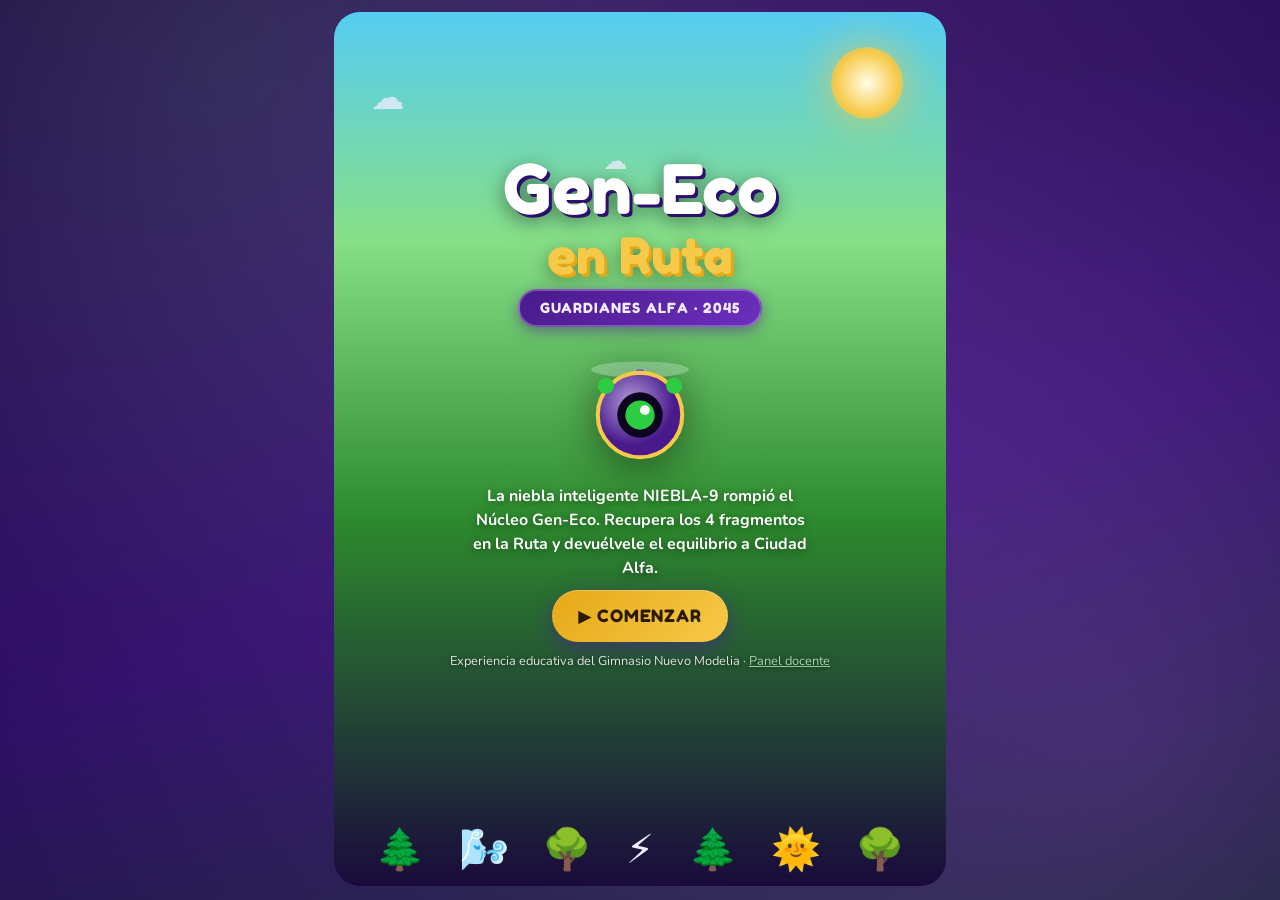
<file: index.html>
<!DOCTYPE html>
<html lang="es"><head><meta charset="utf-8"><meta name="viewport" content="width=device-width,initial-scale=1,viewport-fit=cover">
<title>Gen-Eco en Ruta: Guardianes Alfa</title><link rel="stylesheet" href="style.css"></head>
<body><div id="sky" aria-hidden="true"></div><div id="fog" aria-hidden="true"></div><main id="app" tabindex="-1"></main>
<noscript>Este juego necesita JavaScript activado.</noscript>
<script src="nube.js"></script><script src="story.js"></script><script src="games.js"></script><script src="script.js"></script></body></html>
</file>
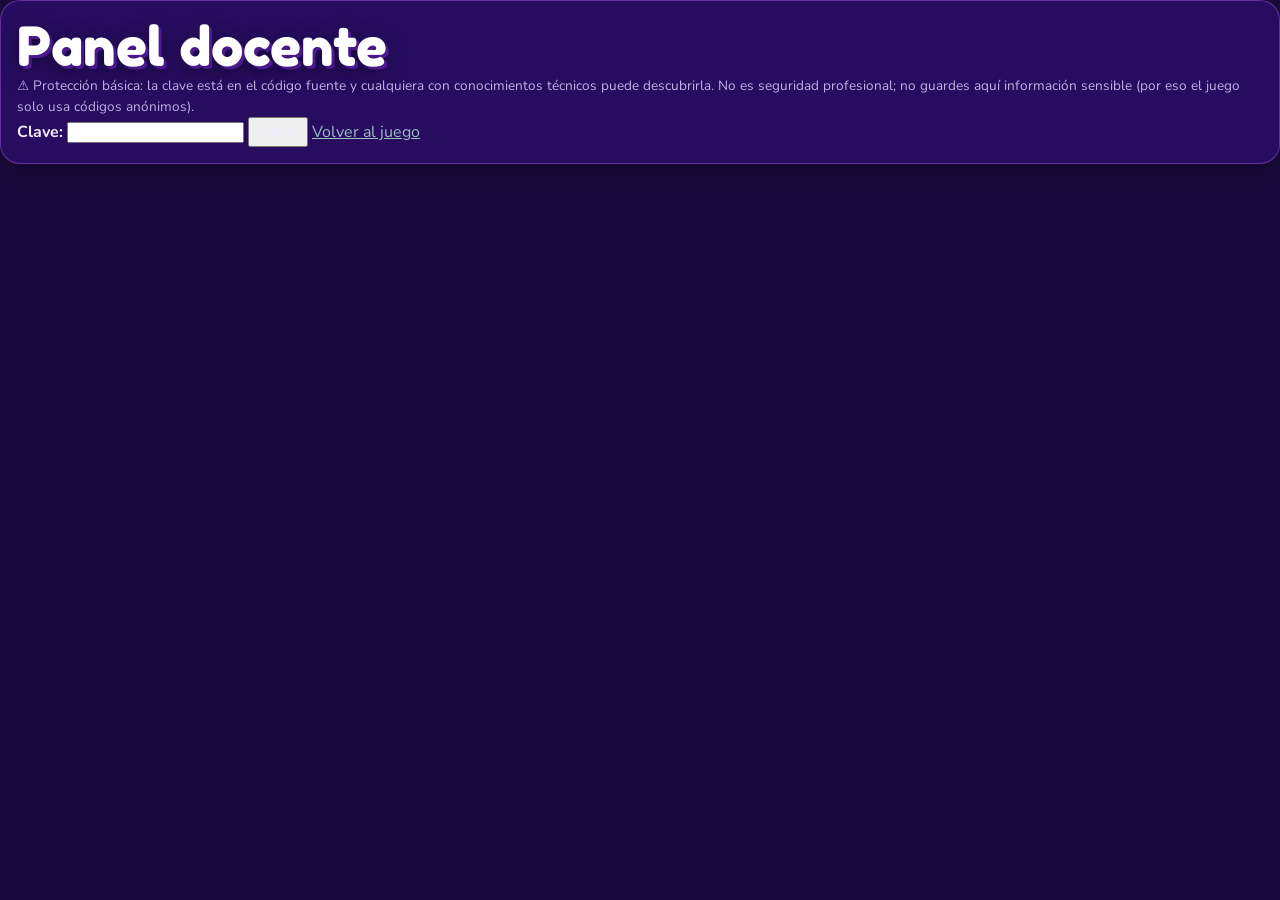
<file: admin.html>
<!DOCTYPE html>
<html lang="es"><head><meta charset="utf-8"><meta name="viewport" content="width=device-width,initial-scale=1"><title>Panel docente · Gen-Eco en Ruta</title><link rel="stylesheet" href="style.css">
<style>table{width:100%;border-collapse:collapse;font-size:.85rem}td,th{border:1px solid var(--ln);padding:4px;text-align:left}.tw{overflow-x:auto}</style></head>
<body><div class="bg"></div><main>
<section class="card" id="lg"><h1>Panel docente</h1>
<p class="small">⚠️ Protección básica: la clave está en el código fuente y cualquiera con conocimientos técnicos puede descubrirla. No es seguridad profesional; no guardes aquí información sensible (por eso el juego solo usa códigos anónimos).</p>
<label for="pw">Clave:</label> <input id="pw" type="password" style="text-transform:none"> <button onclick="ent()">Entrar</button> <a href="index.html" style="color:#9bbfc0">Volver al juego</a></section>
<section class="card" id="pn" hidden><h2>Registros guardados en este navegador</h2>
<p>⚠️ Estos registros pertenecen a <b>este navegador y este dispositivo</b> y se pierden si se borran los datos del navegador. Si el envío a Google Forms está activo, las respuestas también llegan a la hoja del proyecto. <b>Aun así, exporta un respaldo después de cada sesión.</b></p>
<p id="st"></p><p id="nb" class="small"></p><button class="sec" onclick="geFlush()">☁ Reintentar envío a Google Forms</button><button onclick="csv()">⬇ Exportar CSV (juego + EMEA)</button><button onclick="emeaCsv()">⬇ Exportar EMEA (puntajes)</button><button onclick="jsn()">⬇ Respaldo JSON</button>
<button class="sec" onclick="document.getElementById('fi').click()">⬆ Restaurar JSON</button><input id="fi" type="file" accept=".json" hidden onchange="imp(this)">
<button class="sec" onclick="del()" style="border-color:#fb7185">🗑 Eliminar datos locales</button>
<div class="tw"><table><thead><tr><th>Código</th><th>Fase</th><th>Inicio</th><th>Fin</th><th>Puntos</th><th>Insignias</th><th>Misiones (estado)</th><th>Alerta</th></tr></thead><tbody id="tb"></tbody></table></div></section></main>
<script src="nube.js"></script>
<script>
const PW='YULULUKA22',KR='ge_records';
const DIM=[1,1,1,1,2,2,2,2,3,3,3,3,4,4,4,4,5,5,5,5],INV=[3,8,12,16];
const L=()=>{try{return JSON.parse(localStorage.getItem(KR))||{}}catch(e){return{}}};
const dl=(n,t,m)=>{const a=document.createElement('a');a.href=URL.createObjectURL(new Blob([t],{type:m}));a.download=n;a.click()};
function ent(){if(pw.value===PW){lg.hidden=true;pn.hidden=false;draw()}else alert('Clave incorrecta')}
const rec=(x,n)=>INV.includes(n)?6-x:x;
function inc(r){const p=[];if(r.fase){if(!r.emea)p.push('cuestionario '+r.fase+' sin enviar');return p}
if(!r.fin)p.push('sin finalizar');Object.entries(r.misiones).forEach(([k,m])=>{if(m.estado==='abandonada'&&!m.ya)p.push('M'+k+' abandonada');if(m.estado==='completada'&&m.quiz.length<3)p.push('M'+k+' sin 3 preguntas')});return p}
function nube(){nb.textContent=geListo()?'Envío a Google Forms: activo. Respuestas pendientes de enviar desde este equipo: '+gePend()+'.':'Envío a Google Forms: no configurado (los datos quedan solo en este equipo).'}
addEventListener('ge-cola',()=>{if(!pn.hidden)nube()});
function draw(){nube();const a=Object.values(L()),n=a.filter(r=>inc(r).length).length;st.textContent=a.length+' registro(s); '+n+' con posible estado incompleto.';
tb.innerHTML=a.map(r=>`<tr><td>${r.code}</td><td>${r.fase||'juego'}</td><td>${r.inicio}</td><td>${r.fin||'—'}</td><td>${r.fase?'—':r.puntos}</td><td>${r.fase?(r.emea?'EMEA '+r.fase+' enviada':'—'):Object.entries(r.misiones).map(([k,m])=>'M'+k+': '+(m.ya&&m.estado!=='completada'?'completada (repetida)':m.estado)+(m.intentos>1?' ('+m.intentos+' intentos)':'')).join('<br>')}</td><td>${inc(r).join('; ')||'ok'}</td></tr>`).join('')}
const q=v=>'"'+String(v??'').replace(/"/g,'""')+'"';
const stamp=()=>new Date().toISOString().slice(0,16).replace(/[-:T]/g,'');
/* CSV largo: una fila por respuesta. Incluye todos los intentos de cada misión y las respuestas de la EMEA. */
function csv(){const rows=[['codigo','fase','avatar','inicio','fin','mision','intento','estado_intento','tiempo_s','tipo','item','respuesta','resultado','puntos']];
Object.values(L()).forEach(r=>{const b0=[r.code,r.fase||'juego',r.avatar,r.inicio,r.fin||''];
if(!r.fase){const b1=b0.slice();[['estilo',r.estilo],['ritmo',r.ritmo],['compromiso',r.compromiso]].forEach(([k,v])=>{if(v)rows.push([...b1,'perfil','','','','perfil',k,v,'','']);});Object.entries(r.decisiones||{}).forEach(([k,d])=>rows.push([...b1,'perfil','','','','decision','estacion '+k,d.e||'',['menos_sostenible','intermedia','mejor_opcion'][d.lv],d.lv===2?10:d.lv===1?5:2]));}
if(!r.fase)Object.entries(r.misiones).forEach(([k,m])=>{const ints=[...(m.hist||[]),{intento:m.intentos,estado:m.estado,tiempo_s:m.tiempo_s,puntos:m.puntos,reto:m.reto,quiz:m.quiz}];
ints.forEach(t=>{const b=[...b0,k,t.intento,t.estado,t.tiempo_s];if(!t.reto.length&&!t.quiz.length)rows.push([...b,'resumen','','',t.estado,t.puntos]);
t.reto.forEach(x=>rows.push([...b,'reto',x.item,x.respuesta,x.resultado,x.puntos]));t.quiz.forEach(x=>rows.push([...b,'comprension',x.item,x.respuesta,x.resultado,x.puntos]))})});
if(r.emea){Object.entries(r.emea.resp).forEach(([n,v])=>rows.push([...b0,'','','','','emea','E'+n,v,rec(v,+n),'']));(r.emea.abiertas||[]).forEach((t,i)=>rows.push([...b0,'','','','','emea_abierta','P'+(i+1),t,'','']))}});
dl('geneco_registros_'+stamp()+'.csv','﻿'+rows.map(r=>r.map(q).join(',')).join('\n'),'text/csv')}
/* CSV ancho de la EMEA: puntajes por dimensión (1 a 5, con ítems inversos recodificados) listos para comparar pretest y postest por código. */
function emeaCsv(){const rows=[['codigo','fase','fecha','D1_interes','D2_valor','D3_competencia','D4_autonomia','D5_disposicion','total',...Array.from({length:20},(_,i)=>'E'+(i+1)+(INV.includes(i+1)?'_inv_recodificado':'_recodificado'))]];
Object.values(L()).filter(r=>r.emea).forEach(r=>{const v=Array.from({length:20},(_,i)=>rec(r.emea.resp[i+1],i+1));const d=[1,2,3,4,5].map(k=>{const x=v.filter((_,i)=>DIM[i]===k);return (x.reduce((a,b)=>a+b,0)/x.length).toFixed(2)});
rows.push([r.code,r.emea.fase,r.emea.ts,...d,(v.reduce((a,b)=>a+b,0)/20).toFixed(2),...v])});
dl('geneco_emea_puntajes_'+stamp()+'.csv','﻿'+rows.map(r=>r.map(q).join(',')).join('\n'),'text/csv')}
function jsn(){dl('geneco_respaldo_'+stamp()+'.json',JSON.stringify(L(),null,1),'application/json')}
function imp(f){const r=new FileReader();r.onload=()=>{try{const n=JSON.parse(r.result),o=L();localStorage.setItem(KR,JSON.stringify({...o,...n}));draw();alert('Respaldo restaurado (se combinó sin duplicar por id).')}catch(e){alert('Archivo no válido')}};r.readAsText(f.files[0])}
function del(){if(prompt('Esto borra TODOS los registros locales. Exporta antes. Escribe ELIMINAR para confirmar:')==='ELIMINAR'){localStorage.removeItem(KR);localStorage.removeItem('ge_session');draw()}}
</script></body></html>
</file>
<file: style.css>
@font-face{font-family:'Fredoka One';src:url(fonts/fredoka.woff2) format('woff2');font-display:swap}
@font-face{font-family:'Nunito';font-weight:400;src:url(fonts/nunito-400.woff2) format('woff2');font-display:swap}
@font-face{font-family:'Nunito';font-weight:700;src:url(fonts/nunito-700.woff2) format('woff2');font-display:swap}
@font-face{font-family:'Nunito';font-weight:800;src:url(fonts/nunito-800.woff2) format('woff2');font-display:swap}
:root{--pu1:#1a0a3c;--pu2:#2d0e6e;--pu3:#4a1a8c;--pu4:#6b2fbd;--pu5:#9b59d6;--gr1:#1b5e20;--gr2:#2e7d32;--gr3:#43a047;--gr4:#2ecc40;--gr5:#a5d6a7;--go1:#e6a817;--go2:#f7c948;--go3:#fff9c4;--tx:#f3ecff;--mu:#c3b0e6;--rd:#ff6b6b;--card:rgba(45,14,110,.72);--ln:rgba(155,89,214,.5);--fh:'Fredoka One','Nunito',system-ui,sans-serif;--fb:'Nunito',system-ui,'Segoe UI',Roboto,sans-serif}
*{box-sizing:border-box;-webkit-tap-highlight-color:transparent}
html{background:var(--pu1)}
body{margin:0;color:var(--tx);font:400 16px/1.5 var(--fb);min-height:100vh;min-height:100dvh;overflow-x:hidden}
#sky{position:fixed;inset:0;z-index:-3;background:radial-gradient(circle at 18% 8%,rgba(46,204,64,.18),transparent 42%),radial-gradient(circle at 88% 82%,rgba(155,89,214,.35),transparent 50%),linear-gradient(165deg,var(--pu1),var(--pu2) 58%,#123d25)}
#fog{position:fixed;inset:0;z-index:-1;pointer-events:none;background:radial-gradient(ellipse at 50% 25%,rgba(155,89,214,.55),rgba(40,10,80,.75));opacity:var(--fog,0);transition:opacity 1.4s}
main#app{max-width:560px;margin:0 auto;padding:12px 14px calc(14px + env(safe-area-inset-bottom));min-height:100vh;min-height:100dvh;display:flex;flex-direction:column;gap:12px;outline:none}
h1,h2,h3{font-family:var(--fh);font-weight:400;margin:0;line-height:1.1}
h1{font-size:clamp(34px,10vw,54px);color:#fff;text-shadow:3px 3px 0 var(--pu3),0 6px 22px rgba(0,0,0,.45)}
h2{font-size:clamp(22px,6vw,30px);color:var(--go2)}
h3{font-size:19px;color:var(--gr5)}
p{margin:0}
.small,small{color:var(--mu);font-size:.85rem}
a{color:var(--gr5)}
.card{background:var(--card);border:1px solid var(--ln);border-radius:20px;padding:16px;backdrop-filter:blur(6px);box-shadow:0 8px 30px rgba(0,0,0,.28)}
.stack{display:flex;flex-direction:column;gap:12px}
.row{display:flex;gap:8px;align-items:center;flex-wrap:wrap}
.grow{flex:1}

/* botones */
button{font:inherit;color:inherit}
.btn{position:relative;overflow:hidden;border:0;border-radius:50px;padding:13px 26px;min-height:48px;font-family:var(--fh);font-size:1.08rem;letter-spacing:.8px;color:#fff;cursor:pointer;background:linear-gradient(135deg,var(--pu3),var(--pu4));box-shadow:0 6px 20px rgba(74,26,140,.55),inset 0 1px 0 rgba(255,255,255,.25);transition:transform .15s,filter .15s}
.btn::after{content:'';position:absolute;top:0;left:-110%;width:100%;height:100%;background:linear-gradient(90deg,transparent,rgba(255,255,255,.25),transparent);animation:shine 3s infinite}
.btn:hover{transform:scale(1.03)}.btn:active{transform:scale(.96)}
.btn.g{background:linear-gradient(135deg,var(--gr2),var(--gr4));color:#04210a;text-shadow:none}
.btn.y{background:linear-gradient(135deg,var(--go1),var(--go2));color:#2a1a00}
.btn.ghost{background:rgba(255,255,255,.08);border:1.5px solid var(--ln);box-shadow:none}
.btn.ghost::after{display:none}
.btn.sm{padding:8px 14px;min-height:40px;font-size:.92rem}
.btn:disabled{opacity:.5;cursor:not-allowed}
.btn.block{width:100%}
:focus-visible{outline:3px solid var(--go2);outline-offset:2px}
@keyframes shine{0%{left:-110%}55%,100%{left:120%}}
@keyframes float{0%,100%{transform:translateY(0)}50%{transform:translateY(-12px)}}
@keyframes pop{0%{transform:scale(.6);opacity:0}70%{transform:scale(1.08)}100%{transform:scale(1);opacity:1}}
@keyframes spin{to{transform:rotate(360deg)}}
@keyframes pulseGlow{0%,100%{box-shadow:0 0 0 0 rgba(247,201,72,.55)}50%{box-shadow:0 0 0 14px rgba(247,201,72,0)}}
@keyframes drift{0%{transform:translateX(0)}100%{transform:translateX(-30px)}}

/* HUD común */
.hud{display:flex;align-items:center;gap:8px;flex-wrap:wrap;background:rgba(26,10,60,.78);border:1px solid var(--ln);border-radius:16px;padding:8px 12px}
.hud b{flex:1;font-family:var(--fh);font-weight:400;font-size:1.02rem;white-space:nowrap;overflow:hidden;text-overflow:ellipsis}
.chip{background:rgba(255,255,255,.1);border-radius:30px;padding:2px 11px;font-weight:800;font-size:.9rem;white-space:nowrap}
.chip.gold{color:var(--go2)}.chip.gr{color:var(--gr5)}
.iconbtn{background:rgba(255,255,255,.1);border:1px solid var(--ln);border-radius:12px;min-width:42px;min-height:42px;font-size:1.1rem;cursor:pointer}

/* portada */
.cover{position:relative;flex:1;border-radius:26px;overflow:hidden;display:flex;flex-direction:column;align-items:center;justify-content:center;gap:10px;padding:26px 16px 96px;text-align:center;background:linear-gradient(180deg,#56ccf2 0%,#87e087 26%,#2d8a2d 58%,var(--pu1) 100%);min-height:calc(100dvh - 26px)}
.cover .sun{position:absolute;top:4%;right:7%;width:72px;height:72px;border-radius:50%;background:radial-gradient(circle,#fffde7,var(--go2) 62%,transparent);box-shadow:0 0 44px rgba(247,201,72,.75);animation:pulseGlow 3s infinite}
.cover .cl{position:absolute;opacity:.75;font-size:34px;animation:drift 7s ease-in-out infinite alternate}
.cover .land{position:absolute;bottom:0;left:0;right:0;display:flex;justify-content:space-around;align-items:flex-end;padding:0 4% 6px;font-size:clamp(24px,7vw,40px);pointer-events:none}
.cover .t1{font-family:var(--fh);font-size:clamp(40px,12vw,68px);color:#fff;text-shadow:3px 3px 0 var(--pu2),0 6px 20px rgba(0,0,0,.5);line-height:.95}
.cover .t2{font-family:var(--fh);font-size:clamp(30px,9vw,50px);color:var(--go2);text-shadow:3px 3px 0 var(--go1),0 5px 18px rgba(0,0,0,.4);line-height:.95}
.cover .tag{background:linear-gradient(135deg,var(--pu3),var(--pu4));border:2px solid rgba(255,255,255,.25);border-radius:30px;padding:6px 20px;font-family:var(--fh);font-size:.9rem;letter-spacing:1px;text-transform:uppercase;box-shadow:0 4px 14px rgba(74,26,140,.5)}
.cover .hero{width:clamp(88px,26vw,130px);animation:float 3s ease-in-out infinite;filter:drop-shadow(0 8px 20px rgba(0,0,0,.45))}
.cover .desc{color:#fff;max-width:340px;text-shadow:0 2px 8px rgba(0,0,0,.45);font-weight:700}
.cover .acts{position:relative;z-index:3;display:flex;flex-direction:column;gap:8px;align-items:center}
.cover .foot{position:relative;z-index:3;color:rgba(255,255,255,.85);font-size:.8rem;text-shadow:0 1px 4px rgba(0,0,0,.5)}

/* escenas y diálogos */
.scene{position:relative;flex:1;min-height:calc(100dvh - 26px);border-radius:26px;overflow:hidden;display:flex;flex-direction:column;justify-content:flex-end;border:1px solid var(--ln)}
.scene .art{position:absolute;inset:0 0 40% 0;display:flex;align-items:center;justify-content:space-around;font-size:clamp(54px,17vw,96px);pointer-events:none}
.scene .art span{animation:float 4s ease-in-out infinite;filter:drop-shadow(0 8px 14px rgba(0,0,0,.4))}
.scene .art span:nth-child(2){animation-delay:.8s;font-size:1.3em}.scene .art span:nth-child(3){animation-delay:1.6s}
.scene .skip{position:absolute;top:10px;right:10px;z-index:3}
.sc-bogota{background:linear-gradient(180deg,#4a5a7a,#7a6a9a 45%,#2d1a4a)}
.sc-niebla{background:radial-gradient(ellipse at 50% 30%,#8e44ad,#2d0e6e 65%,#12062b)}
.sc-nucleo{background:radial-gradient(ellipse at 50% 30%,#4aa8ff55,transparent 60%),linear-gradient(180deg,#1a0a3c,#2d0e6e)}
.sc-patio{background:linear-gradient(180deg,#8a7a5a,#5a4a6a 50%,#2a1a3a)}
.sc-guajira{background:linear-gradient(180deg,#ff9a3c,#c0558a 50%,#4a1a6a)}
.sc-paramo{background:linear-gradient(180deg,#a5c8d0,#5d8a8a 50%,#1f3d3a)}
.sc-mercado{background:linear-gradient(180deg,#ff7eb3,#9b59d6 50%,#2d0e6e)}
.sc-alfa{background:linear-gradient(180deg,#6dd5ed,#a5d6a7 45%,#2e7d32)}
.dlg{position:relative;z-index:2;margin:10px;background:rgba(18,6,43,.9);border:1.5px solid var(--ln);border-radius:20px;padding:14px;display:flex;flex-direction:column;gap:10px;box-shadow:0 -6px 30px rgba(0,0,0,.35)}
.dlg .who{display:flex;gap:10px;align-items:center}
.dlg .pt{width:52px;height:52px;flex:none;border-radius:50%;background:rgba(255,255,255,.1);border:2px solid var(--go2);display:flex;align-items:center;justify-content:center;font-size:30px;overflow:hidden}
.dlg .pt svg{width:44px;height:44px}
.dlg .nm{font-family:var(--fh);color:var(--go2);font-size:1.1rem;line-height:1}
.dlg .rl{font-size:.75rem;color:var(--mu)}
.dlg .tx{font-size:1.04rem;min-height:5.4em}
.dlg.narr .tx{font-style:italic;color:#e6dcff}
.dlg .acts{display:flex;flex-direction:column;gap:8px}
.opt{display:flex;gap:10px;align-items:center;text-align:left;width:100%;background:rgba(255,255,255,.08);border:1.5px solid var(--ln);border-radius:16px;padding:11px 13px;min-height:48px;cursor:pointer;font-weight:700;transition:transform .12s,border-color .12s,background .12s}
.opt:hover{border-color:var(--go2);background:rgba(255,255,255,.14)}.opt:active{transform:scale(.98)}
.opt .oi{font-size:1.5rem;flex:none}
.opt.ok{border-color:var(--gr4);background:rgba(46,204,64,.18)}.opt.no{border-color:var(--rd);background:rgba(255,107,107,.16)}
.opt:disabled{cursor:default}

/* mapa */
.title-row{text-align:center;display:flex;flex-direction:column;gap:2px}
.fogbar{height:16px;border-radius:10px;background:rgba(0,0,0,.35);border:1px solid var(--ln);overflow:hidden}
.fogbar i{display:block;height:100%;background:linear-gradient(90deg,#9b59d6,#6b2fbd);transition:width 1.2s}
.route{position:relative;display:flex;flex-direction:column;gap:12px;padding-left:20px}
.route::before{content:'';position:absolute;left:8px;top:12px;bottom:12px;border-left:3px dashed rgba(165,214,167,.45)}
.st{position:relative;display:flex;gap:12px;align-items:center;background:var(--card);border:1.5px solid var(--ln);border-radius:20px;padding:12px;animation:pop .4s both}
.st::before{content:'';position:absolute;left:-20px;top:50%;width:14px;height:14px;margin-top:-7px;border-radius:50%;background:var(--pu5);border:3px solid var(--pu1)}
.st.done{border-color:var(--gr4)}.st.done::before{background:var(--gr4)}
.st .em{width:62px;height:62px;flex:none;border-radius:18px;display:flex;align-items:center;justify-content:center;font-size:34px;background:linear-gradient(135deg,var(--pu3),var(--pu4))}
.st.e1 .em{background:linear-gradient(135deg,#6d4c41,#a1887f)}.st.e2 .em{background:linear-gradient(135deg,#e65100,#ffb74d)}.st.e3 .em{background:linear-gradient(135deg,#1b5e20,#66bb6a)}.st.e4 .em{background:linear-gradient(135deg,#ad1457,#f06292)}
.st .info{flex:1;min-width:0}.st .nm{font-family:var(--fh);font-size:1.12rem}.st .sub{font-size:.82rem;color:var(--mu)}
.st .stat{font-size:.78rem;font-weight:800;color:var(--go2)}.st.done .stat{color:var(--gr5)}

/* briefing */
.mcard{display:flex;flex-direction:column;gap:12px}
.tips{display:flex;flex-direction:column;gap:8px}
.tip{display:flex;gap:10px;align-items:center;background:rgba(255,255,255,.07);border-radius:14px;padding:9px 12px}
.tip .ti{font-size:1.5rem;min-width:40px;text-align:center}
.seg{display:flex;gap:6px}.seg button{flex:1;border:1.5px solid var(--ln);background:rgba(255,255,255,.07);border-radius:14px;padding:9px 4px;font-weight:800;cursor:pointer;min-height:48px}
.seg button[aria-pressed=true]{border-color:var(--gr4);background:rgba(46,204,64,.2);color:var(--gr5)}

/* juego */
.gscreen{display:flex;flex-direction:column;gap:8px;align-items:stretch}
.gscreen .hud2{display:flex;align-items:center;gap:10px}
.pbar{flex:1;height:18px;border-radius:12px;background:rgba(0,0,0,.4);border:1px solid var(--ln);overflow:hidden;position:relative}
.pbar i{display:block;height:100%;width:0;background:linear-gradient(90deg,var(--pu5),var(--gr4),var(--go2));transition:width .3s}
.pbar span{position:absolute;inset:0;text-align:center;font-size:.72rem;font-weight:800;line-height:18px;text-shadow:0 1px 3px rgba(0,0,0,.7)}
.strip{min-height:60px;display:flex;gap:10px;align-items:center;background:rgba(18,6,43,.85);border:1.5px solid var(--ln);border-radius:16px;padding:7px 10px;font-size:.86rem;line-height:1.3;transition:border-color .2s,background .2s}
.strip .k{width:34px;height:34px;flex:none}.strip .k svg{width:100%;height:100%}
.strip.good{border-color:var(--gr4);background:rgba(27,94,32,.55)}.strip.bad{border-color:var(--rd);background:rgba(120,30,40,.5)}
.ghost-host{display:flex;flex-direction:column;align-items:center;width:100%}
.gcv{display:block;width:100%;max-width:min(100%,calc((100vh - 235px) * .6818));max-width:min(100%,calc((100dvh - 235px) * .6818));height:auto;aspect-ratio:360/528;border-radius:18px;border:2px solid var(--ln);touch-action:none;background:#1a0a3c;-webkit-user-select:none;user-select:none}
.has-dpad .gcv{max-width:min(100%,calc((100vh - 290px) * .6818));max-width:min(100%,calc((100dvh - 290px) * .6818))}
.dpad{display:flex;gap:8px;justify-content:center;margin-top:8px}
.dpad button{width:70px;height:50px;border-radius:14px;border:1.5px solid var(--ln);background:rgba(255,255,255,.1);font-size:1.3rem;cursor:pointer;touch-action:manipulation}
.dpad button:active{background:rgba(46,204,64,.35)}
.ov{position:fixed;inset:0;z-index:50;background:rgba(10,4,26,.82);display:flex;align-items:center;justify-content:center;padding:18px;animation:pop .25s both}
.ov .card{max-width:420px;width:100%;text-align:center;display:flex;flex-direction:column;gap:12px}

/* victoria */
.gem{font-size:90px;animation:spin 4s linear infinite;filter:drop-shadow(0 0 24px var(--go2))}
.win{text-align:center;display:flex;flex-direction:column;gap:12px;align-items:center}
.stats{display:flex;gap:8px;justify-content:center;flex-wrap:wrap}
.stats .chip{font-size:1rem;padding:6px 14px}
.badge{display:inline-block;background:linear-gradient(135deg,var(--go1),var(--go2));color:#2a1a00;border-radius:30px;padding:6px 16px;font-family:var(--fh)}

/* formularios y EMEA */
label{font-weight:700}
input[type=text],input:not([type]),textarea{width:100%;background:rgba(10,4,26,.7);color:var(--tx);border:1.5px solid var(--pu5);border-radius:14px;padding:12px;font:inherit;font-size:1.1rem}
input#cd{text-transform:uppercase;letter-spacing:2px;max-width:280px}
textarea{resize:vertical}
.av{display:flex;gap:8px;flex-wrap:wrap}
.av button{font-size:2rem;background:rgba(255,255,255,.08);border:2px solid var(--ln);border-radius:16px;width:62px;height:62px;cursor:pointer}
.av button[aria-pressed=true]{border-color:var(--gr4);box-shadow:0 0 14px var(--gr4);background:rgba(46,204,64,.15)}
.lk{border:1.5px solid var(--ln);border-radius:16px;margin:0;padding:10px 12px;background:rgba(255,255,255,.04)}.lk legend{padding:0 6px;font-weight:700}
.rd{display:flex;gap:6px;flex-wrap:wrap}.rd label{display:flex;align-items:center;gap:6px;min-height:44px;padding:0 11px;border:1.5px solid var(--ln);border-radius:12px;cursor:pointer;background:rgba(255,255,255,.05)}
.rd input{width:auto;margin:0;accent-color:var(--gr4)}
.err{color:var(--rd);font-weight:700}

/* tarjeta final */
.cert{text-align:center;border:2px solid var(--go2);background:linear-gradient(160deg,rgba(74,26,140,.85),rgba(27,94,32,.6));display:flex;flex-direction:column;gap:10px;align-items:center}
.cert .big{font-size:64px}
.epi{display:flex;flex-direction:column;gap:8px;text-align:left}
.epi .it{display:flex;gap:10px;align-items:center;background:rgba(255,255,255,.08);border-radius:14px;padding:10px 12px;animation:pop .4s both}
.epi .it b{color:var(--go2)}

@media (prefers-reduced-motion:reduce){*{animation:none!important;transition:none!important}}
@media (min-width:700px){main#app{max-width:640px}}
</file>
